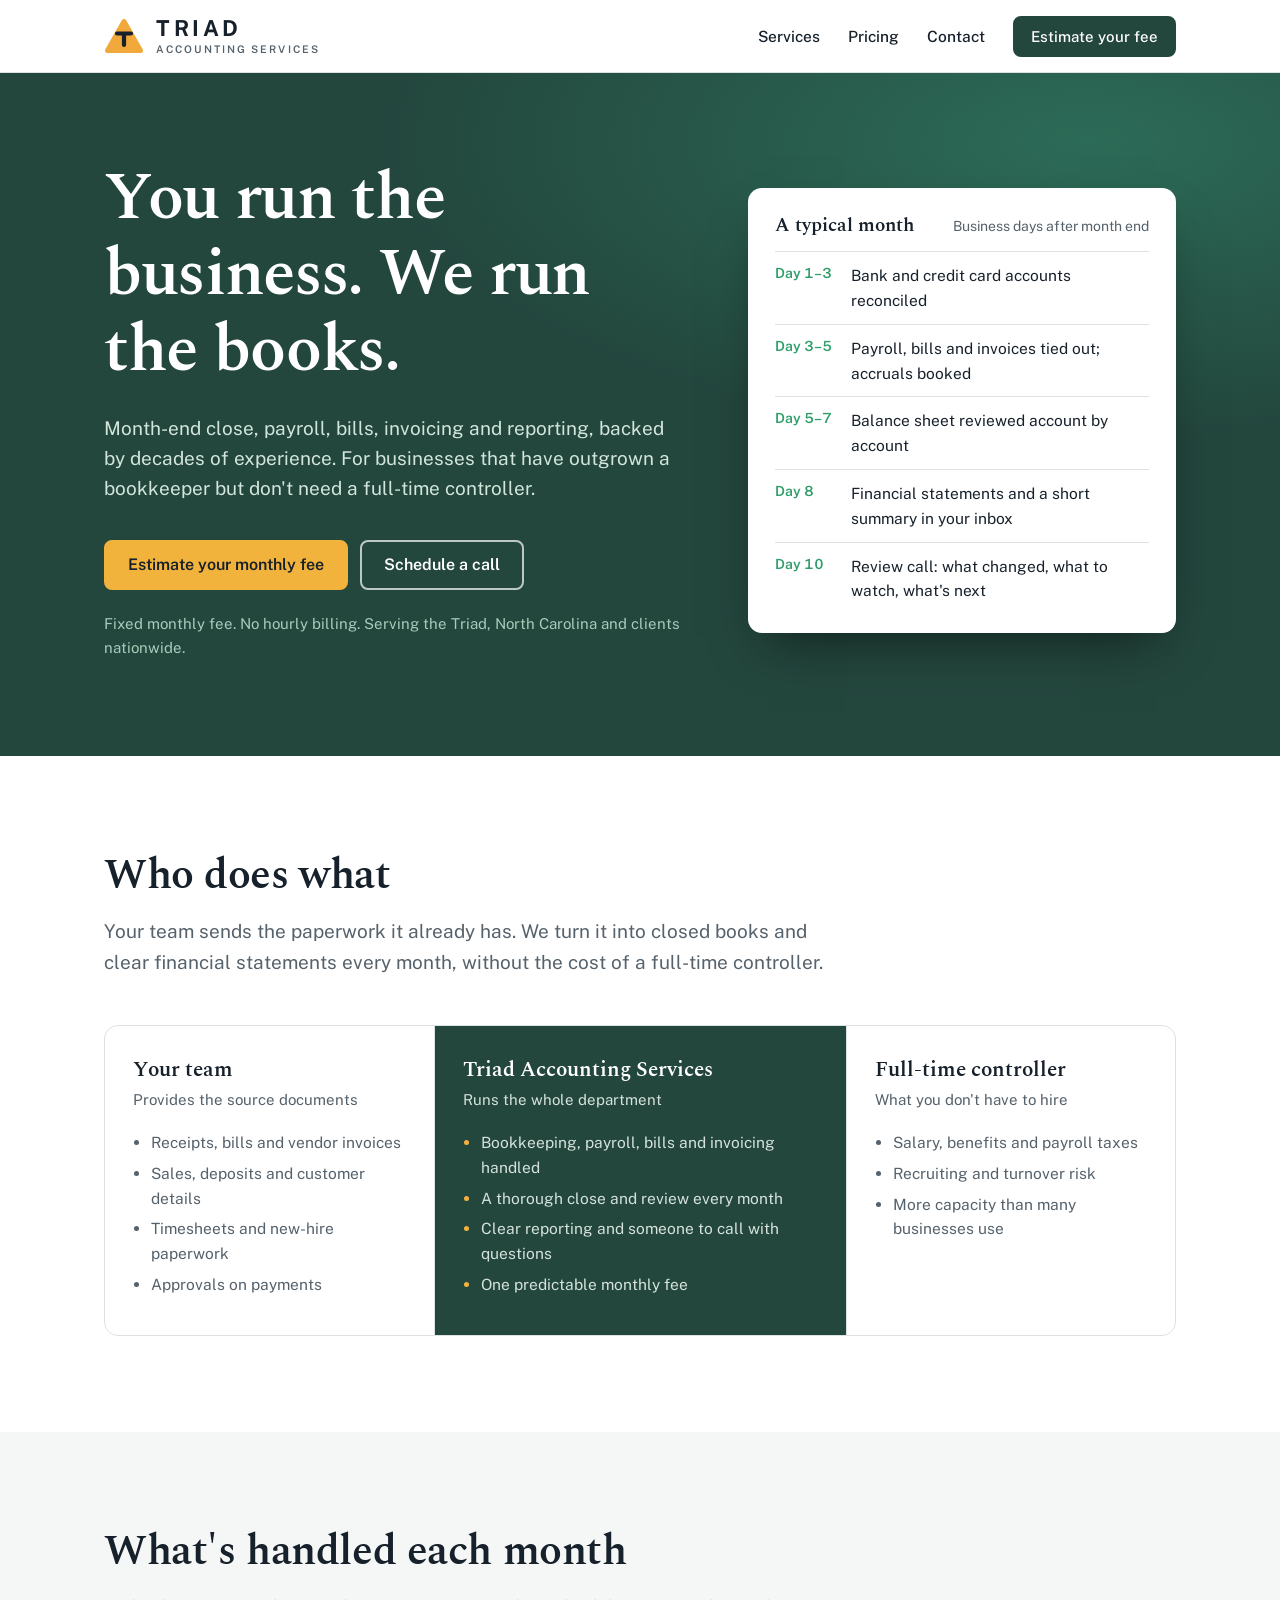
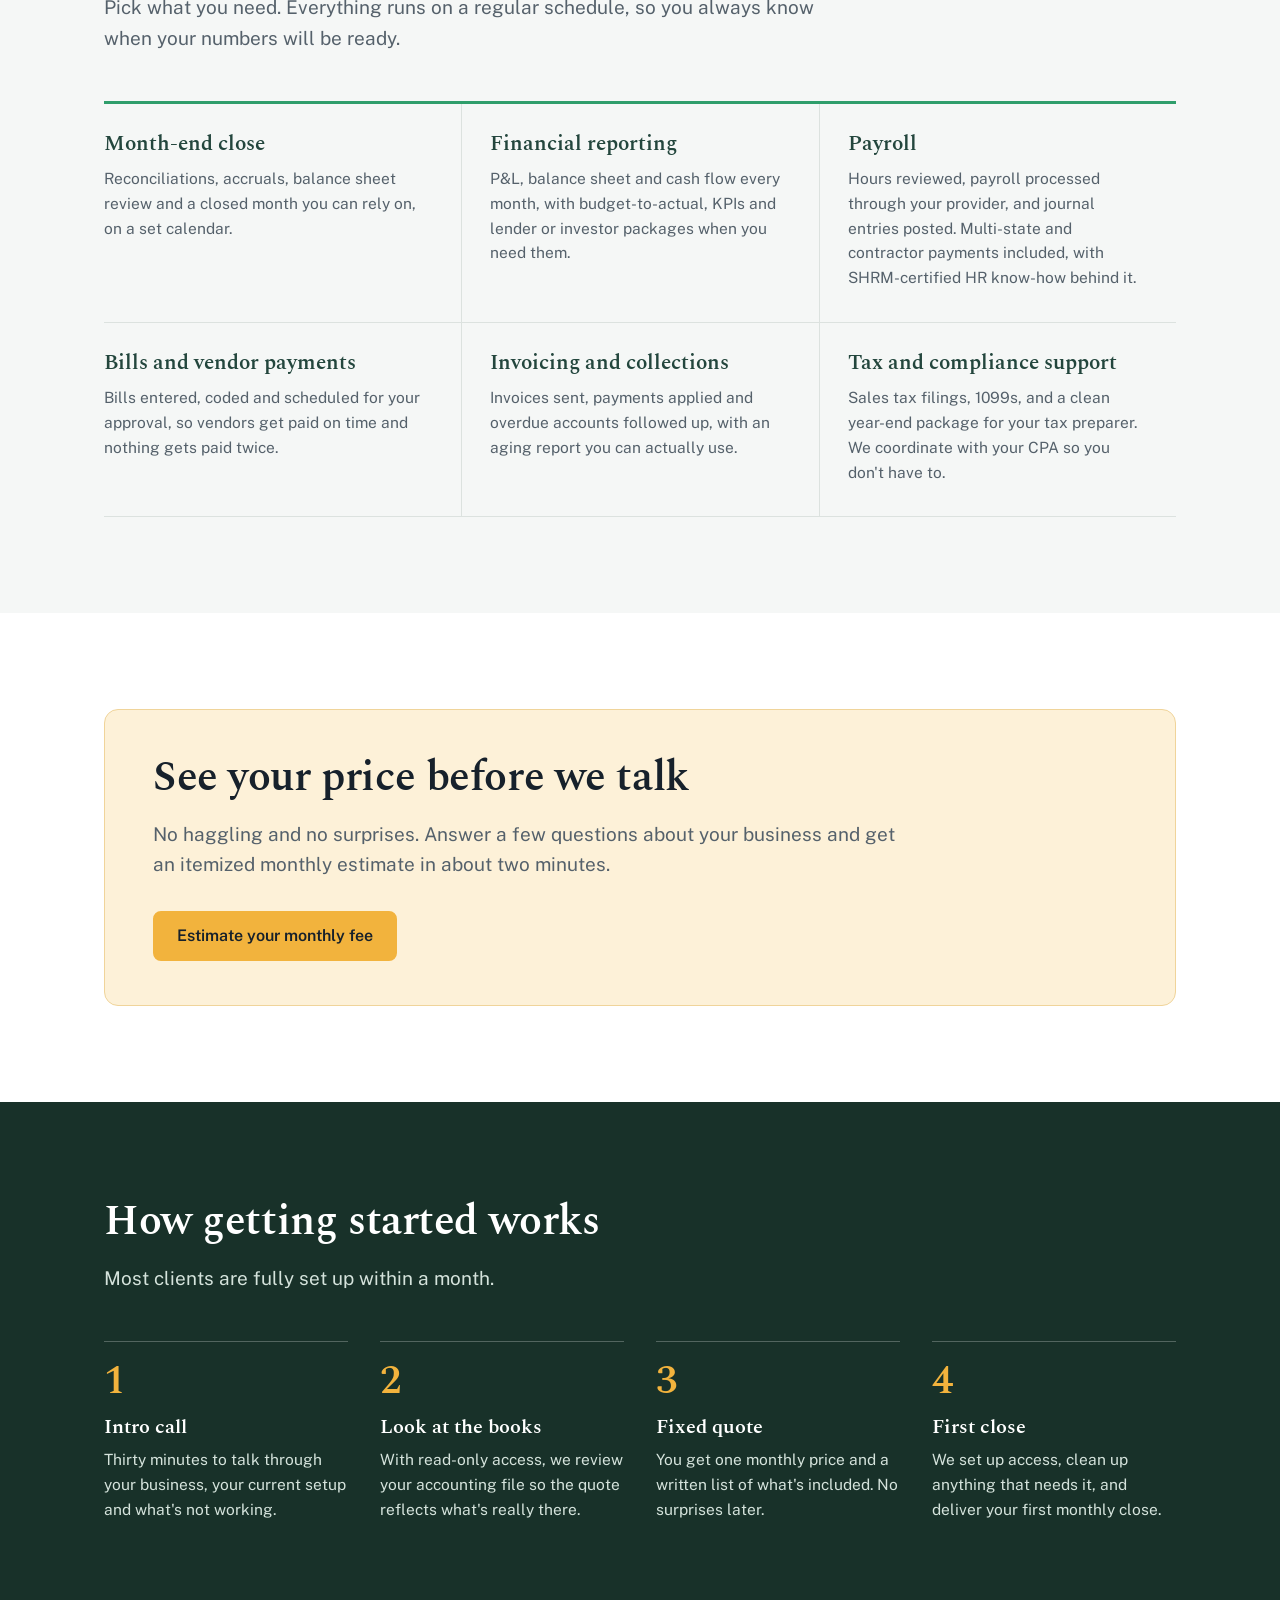
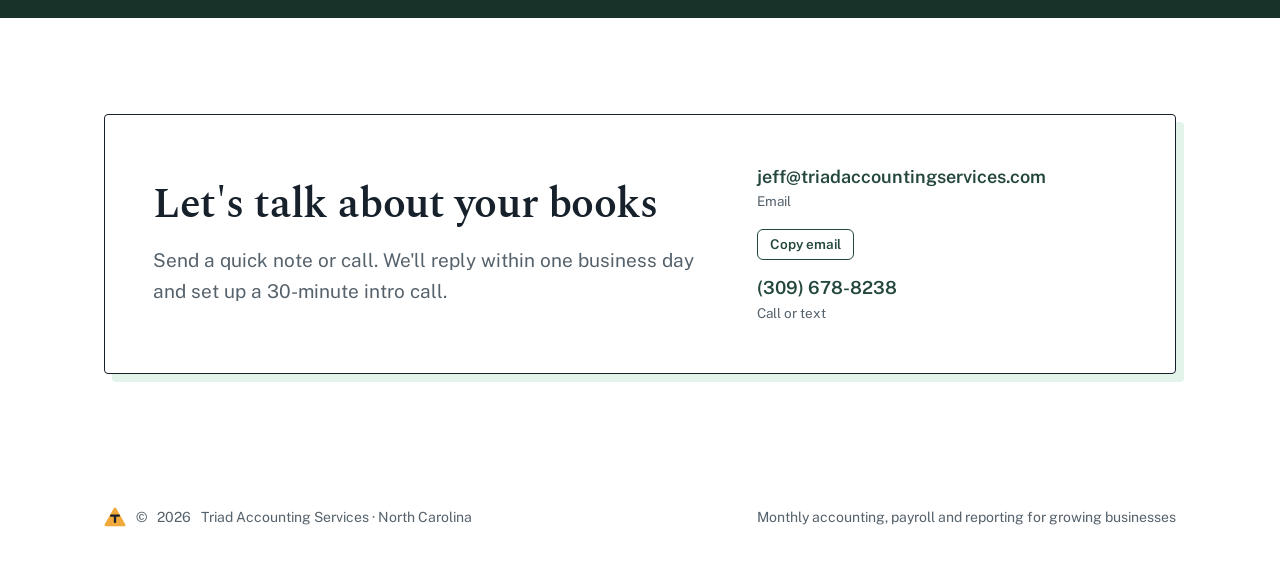
<file: index.html>
<!doctype html>
<html lang="en">
<head>
<meta charset="utf-8">
<meta name="viewport" content="width=device-width, initial-scale=1">
<title>Triad Accounting Services | Your outsourced accounting department</title>
<meta name="description" content="Monthly accounting for growing businesses in the North Carolina Triad and beyond: month-end close, payroll, bills, invoicing and reporting for a fixed monthly fee.">
<link rel="icon" href="favicon.svg" type="image/svg+xml">
<link rel="preconnect" href="https://fonts.googleapis.com">
<link rel="preconnect" href="https://fonts.gstatic.com" crossorigin>
<link href="https://fonts.googleapis.com/css2?family=Public+Sans:wght@400;500;600;700&family=Spectral:wght@500;600;700&display=swap" rel="stylesheet">
<link rel="stylesheet" href="styles.css">
</head>
<body>

<header>
  <div class="wrap nav">
    <a class="brand" href="index.html" aria-label="Triad Accounting Services home">
      <img class="brand-mark" src="img/logo-mark.svg" width="40" height="36" alt="">
      <span class="brand-name">Triad<small>Accounting Services</small></span>
    </a>
    <nav class="nav-links" aria-label="Main">
      <a href="index.html#services">Services</a>
      <a href="pricing.html">Pricing</a>
      <a href="index.html#contact">Contact</a>
      <a class="btn btn-primary" href="pricing.html">Estimate your fee</a>
    </nav>
  </div>
</header>

<main id="top">

<section class="hero">
  <div class="wrap hero-grid">
    <div>
      <h1>You run the business. We run the books.</h1>
      <p class="lede">Month-end close, payroll, bills, invoicing and reporting, backed by decades of experience. For businesses that have outgrown a bookkeeper but don't need a full-time controller.</p>
      <div class="hero-ctas">
        <a class="btn btn-amber" href="pricing.html">Estimate your monthly fee</a>
        <a class="btn btn-light" href="#contact">Schedule a call</a>
      </div>
      <p class="hero-note">Fixed monthly fee. No hourly billing. Serving the Triad, North Carolina and clients nationwide.</p>
    </div>
    <aside class="month" aria-label="A typical month">
      <div class="month-head"><h3>A typical month</h3><span>Business days after month end</span></div>
      <ol>
        <li><b>Day 1–3</b><span>Bank and credit card accounts reconciled</span></li>
        <li><b>Day 3–5</b><span>Payroll, bills and invoices tied out; accruals booked</span></li>
        <li><b>Day 5–7</b><span>Balance sheet reviewed account by account</span></li>
        <li><b>Day 8</b><span>Financial statements and a short summary in your inbox</span></li>
        <li><b>Day 10</b><span>Review call: what changed, what to watch, what's next</span></li>
      </ol>
    </aside>
  </div>
</section>

<section id="fit">
  <div class="wrap">
    <h2>Who does what</h2>
    <p class="lede" style="margin-top:16px">Your team sends the paperwork it already has. We turn it into closed books and clear financial statements every month, without the cost of a full-time controller.</p>
    <div class="fit-grid">
      <div class="fit">
        <h3>Your team</h3>
        <p class="sub">Provides the source documents</p>
        <ul><li>Receipts, bills and vendor invoices</li><li>Sales, deposits and customer details</li><li>Timesheets and new-hire paperwork</li><li>Approvals on payments</li></ul>
      </div>
      <div class="fit us">
        <h3>Triad Accounting Services</h3>
        <p class="sub">Runs the whole department</p>
        <ul><li>Bookkeeping, payroll, bills and invoicing handled</li><li>A thorough close and review every month</li><li>Clear reporting and someone to call with questions</li><li>One predictable monthly fee</li></ul>
      </div>
      <div class="fit">
        <h3>Full-time controller</h3>
        <p class="sub">What you don't have to hire</p>
        <ul><li>Salary, benefits and payroll taxes</li><li>Recruiting and turnover risk</li><li>More capacity than many businesses use</li></ul>
      </div>
    </div>
  </div>
</section>

<section id="services" class="services">
  <div class="wrap">
    <h2>What's handled each month</h2>
    <p class="lede" style="margin-top:16px">Pick what you need. Everything runs on a regular schedule, so you always know when your numbers will be ready.</p>
    <div class="svc-grid">
      <div class="svc"><h3>Month-end close</h3><p>Reconciliations, accruals, balance sheet review and a closed month you can rely on, on a set calendar.</p></div>
      <div class="svc"><h3>Financial reporting</h3><p>P&amp;L, balance sheet and cash flow every month, with budget-to-actual, KPIs and lender or investor packages when you need them.</p></div>
      <div class="svc"><h3>Payroll</h3><p>Hours reviewed, payroll processed through your provider, and journal entries posted. Multi-state and contractor payments included, with SHRM-certified HR know-how behind it.</p></div>
      <div class="svc"><h3>Bills and vendor payments</h3><p>Bills entered, coded and scheduled for your approval, so vendors get paid on time and nothing gets paid twice.</p></div>
      <div class="svc"><h3>Invoicing and collections</h3><p>Invoices sent, payments applied and overdue accounts followed up, with an aging report you can actually use.</p></div>
      <div class="svc"><h3>Tax and compliance support</h3><p>Sales tax filings, 1099s, and a clean year-end package for your tax preparer. We coordinate with your CPA so you don't have to.</p></div>
    </div>
  </div>
</section>

<section class="price-teaser">
  <div class="wrap"><div class="teaser-box">
    <div>
      <h2>See your price before we talk</h2>
      <p class="lede" style="margin-top:16px">No haggling and no surprises. Answer a few questions about your business and get an itemized monthly estimate in about two minutes.</p>
    </div>
    <a class="btn btn-amber" href="pricing.html">Estimate your monthly fee</a>
  </div></div>
</section>

<section class="steps">
  <div class="wrap">
    <h2>How getting started works</h2>
    <p class="lede" style="margin-top:16px">Most clients are fully set up within a month.</p>
    <ol class="step-list">
      <li><h3>Intro call</h3><p>Thirty minutes to talk through your business, your current setup and what's not working.</p></li>
      <li><h3>Look at the books</h3><p>With read-only access, we review your accounting file so the quote reflects what's really there.</p></li>
      <li><h3>Fixed quote</h3><p>You get one monthly price and a written list of what's included. No surprises later.</p></li>
      <li><h3>First close</h3><p>We set up access, clean up anything that needs it, and deliver your first monthly close.</p></li>
    </ol>
  </div>
</section>

<section id="contact">
  <div class="wrap">
    <div class="contact-box">
      <div>
        <h2>Let's talk about your books</h2>
        <p class="lede" style="margin-top:16px">Send a quick note or call. We'll reply within one business day and set up a 30-minute intro call.</p>
      </div>
      <div class="contact-links">
        <div class="email-row">
          <a href="mailto:jeff@triadaccountingservices.com">jeff@triadaccountingservices.com<span>Email</span></a>
          <button type="button" class="copy-email" aria-live="polite" data-email="jeff@triadaccountingservices.com">Copy email</button>
        </div>
        <a href="tel:+13096788238">(309) 678-8238<span>Call or text</span></a>
      </div>
    </div>
  </div>
</section>

</main>

<footer>
  <div class="wrap">
    <span class="foot-brand"><img src="img/logo-mark.svg" width="22" height="20" alt="">© <span id="yr">2026</span> Triad Accounting Services · North Carolina</span>
    <span>Monthly accounting, payroll and reporting for growing businesses</span>
  </div>
</footer>

<script>document.getElementById("yr").textContent=new Date().getFullYear();</script>
<script src="copy-email.js"></script>
</body>
</html>
</file>
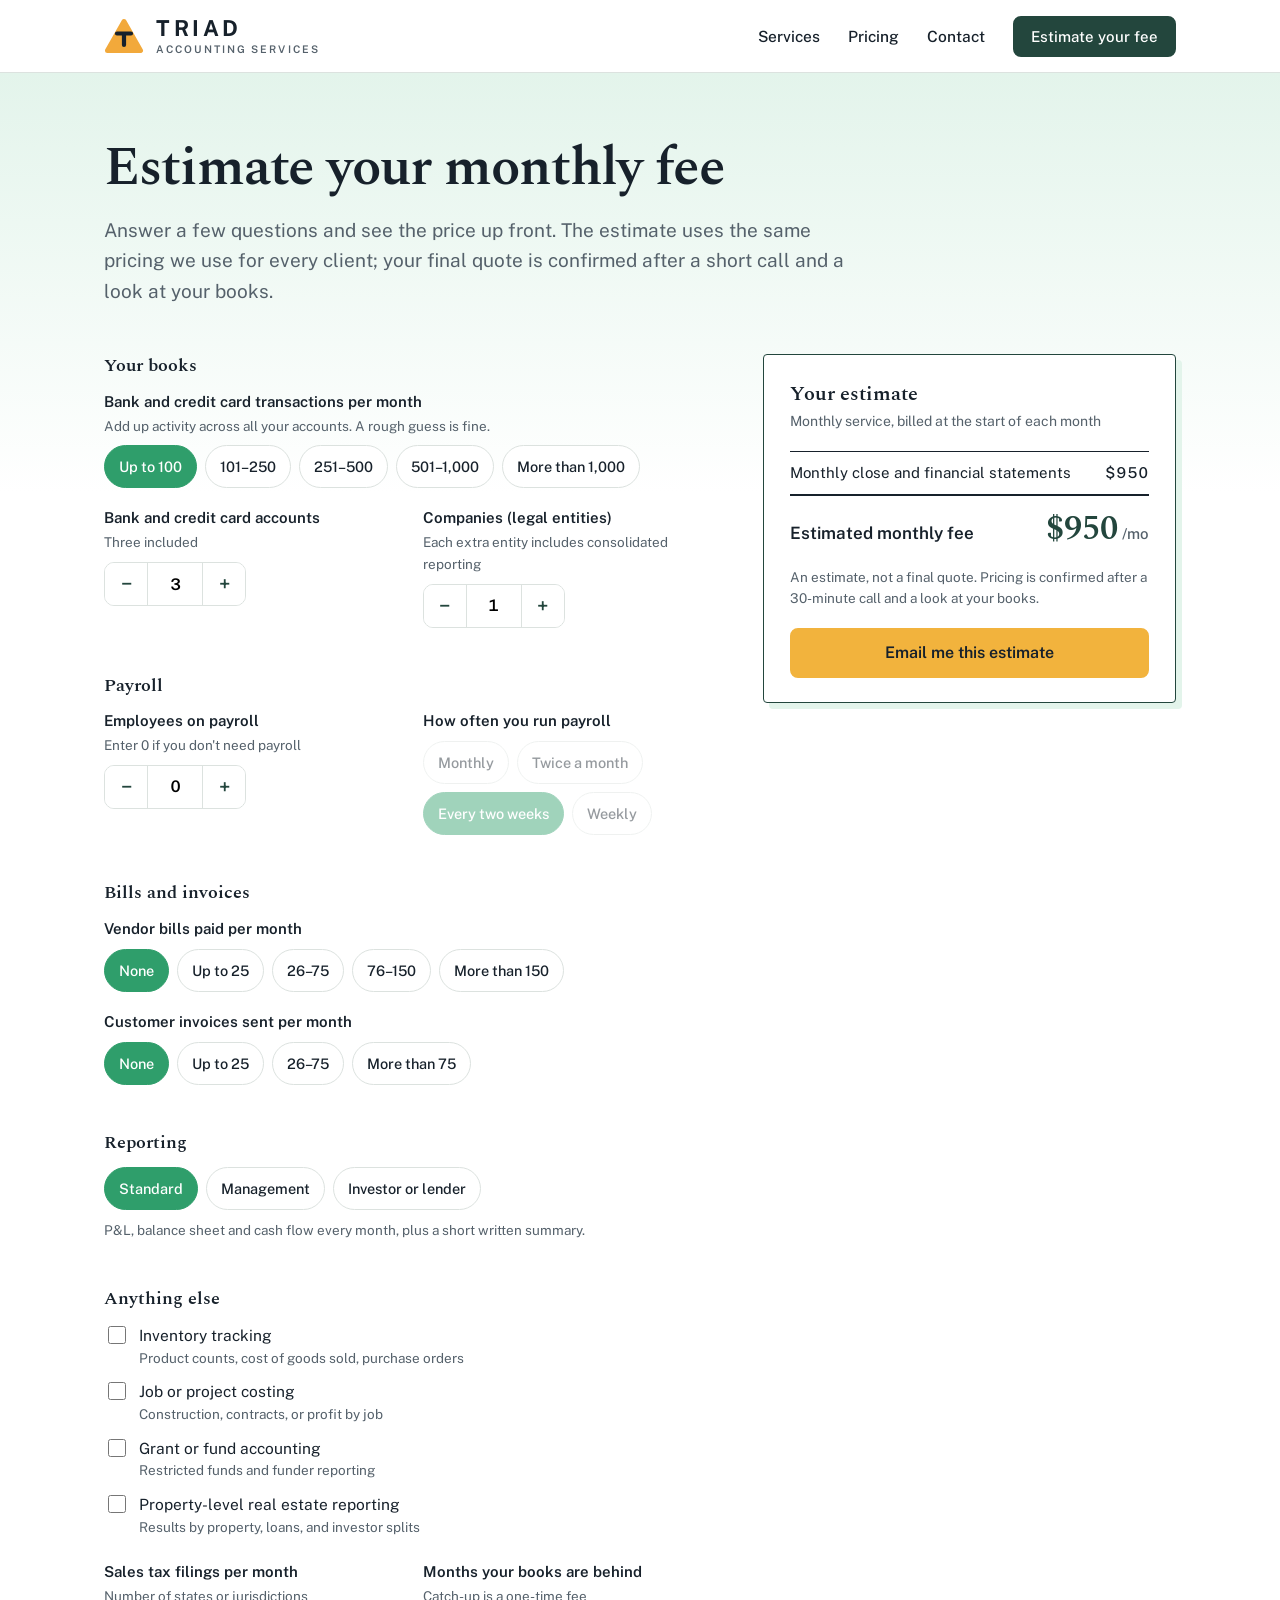
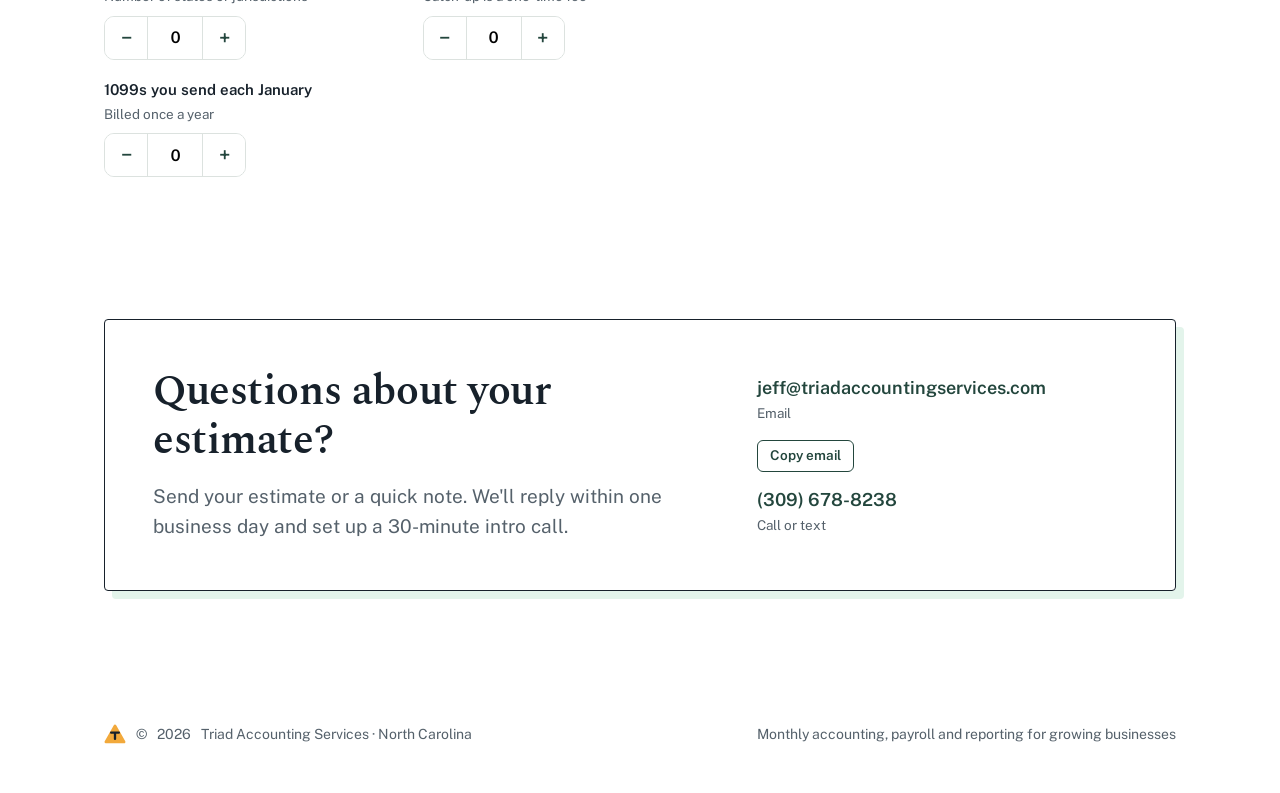
<file: pricing.html>
<!doctype html>
<html lang="en">
<head>
<meta charset="utf-8">
<meta name="viewport" content="width=device-width, initial-scale=1">
<title>Pricing estimate | Triad Accounting Services</title>
<meta name="description" content="Estimate your fixed monthly fee for outsourced accounting, payroll and reporting from Triad Accounting Services.">
<link rel="icon" href="favicon.svg" type="image/svg+xml">
<link rel="preconnect" href="https://fonts.googleapis.com">
<link rel="preconnect" href="https://fonts.gstatic.com" crossorigin>
<link href="https://fonts.googleapis.com/css2?family=Public+Sans:wght@400;500;600;700&family=Spectral:wght@500;600;700&display=swap" rel="stylesheet">
<link rel="stylesheet" href="styles.css">
</head>
<body>

<header>
  <div class="wrap nav">
    <a class="brand" href="index.html" aria-label="Triad Accounting Services home">
      <img class="brand-mark" src="img/logo-mark.svg" width="40" height="36" alt="">
      <span class="brand-name">Triad<small>Accounting Services</small></span>
    </a>
    <nav class="nav-links" aria-label="Main">
      <a href="index.html#services">Services</a>
      <a href="pricing.html">Pricing</a>
      <a href="index.html#contact">Contact</a>
      <a class="btn btn-primary" href="pricing.html">Estimate your fee</a>
    </nav>
  </div>
</header>

<main id="top">
<section id="pricing" class="pricing-page">
  <div class="wrap">
    <div class="calc-head">
      <div>
        <h1 class="page-title">Estimate your monthly fee</h1>
        <p class="lede" style="margin-top:16px">Answer a few questions and see the price up front. The estimate uses the same pricing we use for every client; your final quote is confirmed after a short call and a look at your books.</p>
      </div>
    </div>

    <form class="calc" id="calc" onsubmit="return false" aria-describedby="calc-note">
      <div>
        <fieldset>
          <legend>Your books</legend>
          <div class="field">
            <span class="label" id="tx-label">Bank and credit card transactions per month<span class="hint">Add up activity across all your accounts. A rough guess is fine.</span></span>
            <div class="seg" role="radiogroup" aria-labelledby="tx-label" data-name="tx"></div>
          </div>
          <div class="row2">
            <div class="field">
              <label for="accounts">Bank and credit card accounts<span class="hint">Three included</span></label>
              <div class="stepper"><button type="button" data-step="-1" data-for="accounts" aria-label="Fewer accounts">−</button><input id="accounts" type="number" min="1" max="40" value="3" inputmode="numeric"><button type="button" data-step="1" data-for="accounts" aria-label="More accounts">+</button></div>
            </div>
            <div class="field">
              <label for="entities">Companies (legal entities)<span class="hint">Each extra entity includes consolidated reporting</span></label>
              <div class="stepper"><button type="button" data-step="-1" data-for="entities" aria-label="Fewer entities">−</button><input id="entities" type="number" min="1" max="25" value="1" inputmode="numeric"><button type="button" data-step="1" data-for="entities" aria-label="More entities">+</button></div>
            </div>
          </div>
        </fieldset>

        <fieldset>
          <legend>Payroll</legend>
          <div class="row2">
            <div class="field">
              <label for="employees">Employees on payroll<span class="hint">Enter 0 if you don't need payroll</span></label>
              <div class="stepper"><button type="button" data-step="-1" data-for="employees" aria-label="Fewer employees">−</button><input id="employees" type="number" min="0" max="200" value="0" inputmode="numeric"><button type="button" data-step="1" data-for="employees" aria-label="More employees">+</button></div>
            </div>
            <div class="field">
              <span class="label" id="freq-label">How often you run payroll</span>
              <div class="seg" role="radiogroup" aria-labelledby="freq-label" data-name="freq"></div>
            </div>
          </div>
        </fieldset>

        <fieldset>
          <legend>Bills and invoices</legend>
          <div class="field">
            <span class="label" id="ap-label">Vendor bills paid per month</span>
            <div class="seg" role="radiogroup" aria-labelledby="ap-label" data-name="ap"></div>
          </div>
          <div class="field">
            <span class="label" id="ar-label">Customer invoices sent per month</span>
            <div class="seg" role="radiogroup" aria-labelledby="ar-label" data-name="ar"></div>
          </div>
        </fieldset>

        <fieldset>
          <legend>Reporting</legend>
          <div class="field">
            <div class="seg" role="radiogroup" aria-label="Reporting level" data-name="report"></div>
            <span class="hint" id="report-hint" style="margin-top:10px;display:block"></span>
          </div>
        </fieldset>

        <fieldset>
          <legend>Anything else</legend>
          <div class="checks">
            <label class="check"><input type="checkbox" id="special-inventory"><span>Inventory tracking<small>Product counts, cost of goods sold, purchase orders</small></span></label>
            <label class="check"><input type="checkbox" id="special-jobs"><span>Job or project costing<small>Construction, contracts, or profit by job</small></span></label>
            <label class="check"><input type="checkbox" id="special-grants"><span>Grant or fund accounting<small>Restricted funds and funder reporting</small></span></label>
            <label class="check"><input type="checkbox" id="special-property"><span>Property-level real estate reporting<small>Results by property, loans, and investor splits</small></span></label>
          </div>
          <div class="row2" style="margin-top:22px">
            <div class="field">
              <label for="salestax">Sales tax filings per month<span class="hint">Number of states or jurisdictions</span></label>
              <div class="stepper"><button type="button" data-step="-1" data-for="salestax" aria-label="Fewer filings">−</button><input id="salestax" type="number" min="0" max="20" value="0" inputmode="numeric"><button type="button" data-step="1" data-for="salestax" aria-label="More filings">+</button></div>
            </div>
            <div class="field">
              <label for="behind">Months your books are behind<span class="hint">Catch-up is a one-time fee</span></label>
              <div class="stepper"><button type="button" data-step="-1" data-for="behind" aria-label="Fewer months">−</button><input id="behind" type="number" min="0" max="36" value="0" inputmode="numeric"><button type="button" data-step="1" data-for="behind" aria-label="More months">+</button></div>
            </div>
          </div>
          <div class="field">
            <label for="forms1099">1099s you send each January<span class="hint">Billed once a year</span></label>
            <div class="stepper"><button type="button" data-step="-1" data-for="forms1099" aria-label="Fewer 1099s">−</button><input id="forms1099" type="number" min="0" max="200" value="0" inputmode="numeric"><button type="button" data-step="1" data-for="forms1099" aria-label="More 1099s">+</button></div>
          </div>
        </fieldset>
      </div>

      <aside class="statement" aria-live="polite">
        <h3>Your estimate</h3>
        <p class="for">Monthly service, billed at the start of each month</p>
        <ul class="lines" id="lines"></ul>
        <div class="total"><span>Estimated monthly fee</span><span><output id="total">$0</output> <small>/mo</small></span></div>
        <div class="extra" id="extra"></div>
        <div class="custom-note" id="custom-note">Your volume is above what this calculator prices. Let's set up a quick call and we'll put together a custom quote.</div>
        <p class="fine" id="calc-note">An estimate, not a final quote. Pricing is confirmed after a 30-minute call and a look at your books.</p>
        <a class="btn btn-amber" id="send-estimate" href="#contact">Email me this estimate</a>
      </aside>
    </form>
  </div>
</section>

<section id="contact" style="padding-top:0">
  <div class="wrap">
    <div class="contact-box">
      <div>
        <h2>Questions about your estimate?</h2>
        <p class="lede" style="margin-top:16px">Send your estimate or a quick note. We'll reply within one business day and set up a 30-minute intro call.</p>
      </div>
      <div class="contact-links">
        <div class="email-row">
          <a href="mailto:jeff@triadaccountingservices.com">jeff@triadaccountingservices.com<span>Email</span></a>
          <button type="button" class="copy-email" aria-live="polite" data-email="jeff@triadaccountingservices.com">Copy email</button>
        </div>
        <a href="tel:+13096788238">(309) 678-8238<span>Call or text</span></a>
      </div>
    </div>
  </div>
</section>
</main>

<footer>
  <div class="wrap">
    <span class="foot-brand"><img src="img/logo-mark.svg" width="22" height="20" alt="">© <span id="yr">2026</span> Triad Accounting Services · North Carolina</span>
    <span>Monthly accounting, payroll and reporting for growing businesses</span>
  </div>
</footer>

<script>
/* ===== PRICING: edit these numbers to change the calculator ===== */
const PRICING = {
  base: 950,                 // monthly close, financials, up to 3 accounts, 1 entity
  includedAccounts: 3,
  perExtraAccount: 40,
  perExtraEntity: 450,
  tx:   [ {label:"Up to 100", add:0}, {label:"101–250", add:350}, {label:"251–500", add:750}, {label:"501–1,000", add:1400}, {label:"More than 1,000", add:null} ],
  payrollBase: 150, payrollPerEmployee: 12,
  freq: [ {label:"Monthly", add:0}, {label:"Twice a month", add:0}, {label:"Every two weeks", add:0}, {label:"Weekly", add:100} ],
  ap:   [ {label:"None", add:0}, {label:"Up to 25", add:250}, {label:"26–75", add:500}, {label:"76–150", add:900}, {label:"More than 150", add:null} ],
  ar:   [ {label:"None", add:0}, {label:"Up to 25", add:200}, {label:"26–75", add:400}, {label:"More than 75", add:700} ],
  report: [
    {label:"Standard", add:0,   hint:"P&L, balance sheet and cash flow every month, plus a short written summary."},
    {label:"Management", add:350, hint:"Standard, plus budget-to-actual, a KPI dashboard and a monthly review meeting."},
    {label:"Investor or lender", add:650, hint:"Management, plus board, investor or lender packages, covenant tracking and a rolling forecast."}
  ],
  special: { inventory:250, jobs:250, grants:300, property:250 },
  perSalesTaxFiling: 60,
  annual1099Base: 250, per1099: 12,
  catchUpPerMonth: 275,
  maxEmployees: 75           // above this, show "let's talk"
};
/* ================================================================= */

const $ = id => document.getElementById(id);
const money = n => "$" + Math.round(n).toLocaleString("en-US");
const defaults = {tx:0, freq:2, ap:0, ar:0, report:0};

document.querySelectorAll(".seg[data-name]").forEach(seg=>{
  const name = seg.dataset.name;
  PRICING[name].forEach((opt,i)=>{
    const id = name+"-"+i;
    seg.insertAdjacentHTML("beforeend",
      `<input type="radio" name="${name}" id="${id}" value="${i}" ${i===defaults[name]?"checked":""}><label for="${id}">${opt.label}</label>`);
  });
});

document.querySelectorAll(".stepper button").forEach(b=>{
  b.addEventListener("click",()=>{
    const inp = $(b.dataset.for);
    const v = clamp(inp, (parseInt(inp.value,10)||0) + parseInt(b.dataset.step,10));
    inp.value = v; calc();
  });
});
function clamp(inp,v){ return Math.max(+inp.min, Math.min(+inp.max, v)); }
const sel = name => +document.querySelector(`input[name="${name}"]:checked`).value;
const num = id => { const el=$(id); const v=clamp(el, parseInt(el.value,10)||0); return v; };

function calc(){
  const P = PRICING, lines = [];
  let total = P.base, custom = false;
  lines.push(["Monthly close and financial statements", P.base]);

  const tx = P.tx[sel("tx")];
  if (tx.add === null) custom = true; else if (tx.add) { lines.push([`Transaction volume (${tx.label})`, tx.add]); total += tx.add; }

  const accts = num("accounts"), extraA = Math.max(0, accts - P.includedAccounts);
  if (extraA) { const c = extraA*P.perExtraAccount; lines.push([`${extraA} additional account${extraA>1?"s":""}`, c]); total += c; }

  const ents = num("entities"), extraE = Math.max(0, ents-1);
  if (extraE) { const c = extraE*P.perExtraEntity; lines.push([`${extraE} additional entit${extraE>1?"ies":"y"} and consolidation`, c]); total += c; }

  const emp = num("employees");
  document.querySelector('.seg[data-name="freq"]').style.opacity = emp ? 1 : .45;
  if (emp) {
    if (emp > P.maxEmployees) custom = true;
    const f = P.freq[sel("freq")];
    const c = P.payrollBase + emp*P.payrollPerEmployee + f.add;
    lines.push([`Payroll, ${emp} employee${emp>1?"s":""} (${f.label.toLowerCase()})`, c]); total += c;
  }

  const ap = P.ap[sel("ap")];
  if (ap.add === null) custom = true; else if (ap.add) { lines.push([`Bill pay (${ap.label.toLowerCase()} bills)`, ap.add]); total += ap.add; }
  const ar = P.ar[sel("ar")];
  if (ar.add) { lines.push([`Invoicing and collections (${ar.label.toLowerCase()})`, ar.add]); total += ar.add; }

  const rp = P.report[sel("report")];
  $("report-hint").textContent = rp.hint;
  if (rp.add) { lines.push([`${rp.label} reporting`, rp.add]); total += rp.add; }

  const specials = {inventory:"Inventory tracking", jobs:"Job costing", grants:"Grant or fund accounting", property:"Property-level reporting"};
  for (const k in specials) if ($("special-"+k).checked) { lines.push([specials[k], P.special[k]]); total += P.special[k]; }

  const st = num("salestax");
  if (st) { const c = st*P.perSalesTaxFiling; lines.push([`Sales tax filings (${st})`, c]); total += c; }

  $("lines").innerHTML = lines.map((l,i)=>`<li${i===0?' class="first"':''}><span>${l[0]}</span><span>${money(l[1])}</span></li>`).join("");
  $("total").textContent = custom ? "Custom" : money(total);
  $("custom-note").classList.toggle("show", custom);

  const extras = [];
  const n1099 = num("forms1099");
  if (n1099) extras.push(["1099 preparation (once a year)", money(P.annual1099Base + n1099*P.per1099)]);
  const behind = num("behind");
  if (behind) extras.push([`Catch-up, ${behind} month${behind>1?"s":""} (one time)`, money(behind*P.catchUpPerMonth)]);
  $("extra").innerHTML = extras.map(e=>`<div><span>${e[0]}</span><span>${e[1]}</span></div>`).join("");
  $("extra").style.display = extras.length ? "block" : "none";

  const body = ["Hi Jeff,", "", "I used the calculator on your site. Here's my estimate:", "",
    ...lines.map(l=>`- ${l[0]}: ${money(l[1])}`),
    `Estimated monthly fee: ${custom ? "custom quote needed" : money(total)}`,
    ...extras.map(e=>`- ${e[0]}: ${e[1]}`), "",
    "My business:", "Best way to reach me:", ""].join("\n");
  $("send-estimate").href = "mailto:jeff@triadaccountingservices.com?subject=" +
    encodeURIComponent("Estimate from your website") + "&body=" + encodeURIComponent(body);
}

$("calc").addEventListener("input", calc);
$("calc").addEventListener("change", e=>{ if(e.target.type==="number"){ e.target.value = num(e.target.id); } calc(); });
$("yr").textContent = new Date().getFullYear();
calc();
</script>
<script src="copy-email.js"></script>
</body>
</html>
</file>
<file: styles.css>
:root{
  --ink:#17212B; --pine:#23463D; --pine-deep:#183129; --sage:#E8EFEB; --sage-line:#C9D8D0;
  --paper:#FFFFFF; --mist:#F5F7F6; --muted:#55616B; --rule:#DCE2DF; --gold:#B8862B;
  --leaf:#2F9E6B; --leaf-tint:#E3F4EB; --amber:#F2B33D; --amber-deep:#D9961F; --amber-tint:#FDF1D8;
  --serif:"Spectral", Georgia, serif; --sans:"Public Sans", system-ui, -apple-system, Segoe UI, sans-serif;
  --wrap:1120px;
}
*{box-sizing:border-box}
html{scroll-behavior:smooth}
@media (prefers-reduced-motion:reduce){html{scroll-behavior:auto}}
body{margin:0;background:var(--paper);color:var(--ink);font:400 17px/1.6 var(--sans);-webkit-font-smoothing:antialiased}
a{color:var(--pine)}
:focus-visible{outline:3px solid var(--gold);outline-offset:2px;border-radius:4px}
.wrap{max-width:var(--wrap);margin:0 auto;padding:0 24px}
h1,h2,h3{font-family:var(--serif);font-weight:600;line-height:1.15;margin:0;color:var(--ink)}
h2{font-size:clamp(30px,3.6vw,42px);letter-spacing:-.01em}
h3{font-size:22px}
p{margin:0}
.lede{color:var(--muted);font-size:19px;max-width:62ch}
section{padding:96px 0}
.btn{display:inline-flex;align-items:center;gap:8px;font:600 16px/1 var(--sans);padding:15px 22px;border-radius:8px;text-decoration:none;border:2px solid var(--pine);cursor:pointer;transition:background .15s,color .15s}
.btn-primary{background:var(--pine);color:#fff}
.btn-primary:hover{background:var(--pine-deep);border-color:var(--pine-deep)}
.btn-ghost{background:transparent;color:var(--pine)}
.btn-ghost:hover{background:var(--sage)}

/* Header */
header{position:sticky;top:0;z-index:20;background:rgba(255,255,255,.94);backdrop-filter:saturate(1.4) blur(8px);border-bottom:1px solid var(--rule)}
.nav{display:flex;align-items:center;justify-content:space-between;height:72px}
.brand{display:flex;align-items:center;gap:12px;text-decoration:none;color:var(--ink)}
.brand svg{flex:none}
.brand-name{font:600 19px/1.1 var(--serif)}
.brand-name small{display:block;font:500 12.5px/1.3 var(--sans);color:var(--muted);letter-spacing:.01em}
.nav-links{display:flex;align-items:center;gap:28px}
.nav-links a{color:var(--ink);text-decoration:none;font-weight:500;font-size:15.5px}
.nav-links a:hover{color:var(--pine)}
.nav-links .btn{padding:11px 16px;font-size:15px}
.nav-links a.btn-primary{color:#fff}
@media (max-width:860px){.nav-links a:not(.btn){display:none}}
@media (max-width:560px){.brand-name small{display:none}.brand-name{font-size:17px}.nav-links .btn{padding:10px 12px;font-size:14px;white-space:nowrap}.month-head{flex-direction:column;gap:2px}}

/* Hero */
.hero{padding:88px 0 96px;background:linear-gradient(180deg,var(--mist),#fff 70%)}
.hero-grid{display:grid;grid-template-columns:1.15fr .85fr;gap:64px;align-items:center}
.hero h1{font-size:clamp(40px,5.4vw,66px);letter-spacing:-.02em;font-weight:600}
.hero .lede{margin:24px 0 36px}
.hero-ctas{display:flex;flex-wrap:wrap;gap:12px}
.hero-note{margin-top:22px;color:var(--muted);font-size:15px}
.month{background:#fff;border:1px solid var(--rule);border-radius:14px;padding:26px 26px 18px;box-shadow:0 18px 40px -24px rgba(23,33,43,.35)}
.month-head{display:flex;justify-content:space-between;align-items:baseline;margin-bottom:14px}
.month-head h3{font-size:19px}
.month-head span{color:var(--muted);font-size:14px}
.month ol{list-style:none;margin:0;padding:0}
.month li{display:grid;grid-template-columns:64px 1fr;gap:12px;padding:11px 0;border-top:1px solid var(--rule);font-size:15.5px}
.month li b{font:600 14px/1.5 var(--sans);color:var(--pine);font-variant-numeric:tabular-nums}
@media (max-width:900px){.hero-grid{grid-template-columns:1fr;gap:48px}}

/* Fit comparison */
.fit-grid{display:grid;grid-template-columns:1fr 1.25fr 1fr;margin-top:48px;border:1px solid var(--rule);border-radius:14px;overflow:hidden}
.fit{padding:32px 28px}
.fit + .fit{border-left:1px solid var(--rule)}
.fit h3{font-size:21px;margin-bottom:6px}
.fit .sub{color:var(--muted);font-size:15px;margin-bottom:18px}
.fit ul{margin:0;padding-left:18px;color:var(--muted);font-size:15.5px}
.fit li{margin:6px 0}
.fit.us{background:var(--pine);color:#fff}
.fit.us h3{color:#fff}
.fit.us .sub,.fit.us ul{color:#D5E3DC}
@media (max-width:860px){.fit-grid{grid-template-columns:1fr}.fit + .fit{border-left:0;border-top:1px solid var(--rule)}}

/* Services */
.services{background:var(--mist)}
.svc-grid{display:grid;grid-template-columns:repeat(3,1fr);gap:0;margin-top:48px;border-top:2px solid var(--ink)}
.svc{padding:28px 28px 32px 0;border-bottom:1px solid var(--rule)}
.svc:nth-child(3n+2),.svc:nth-child(3n+3){padding-left:28px;border-left:1px solid var(--rule)}
.svc h3{font-size:21px;margin-bottom:10px}
.svc p{color:var(--muted);font-size:15.5px}
@media (max-width:860px){.svc-grid{grid-template-columns:1fr}.svc:nth-child(n){padding-left:0;border-left:0}}

/* Calculator */
.calc-head{display:flex;justify-content:space-between;align-items:end;gap:32px;flex-wrap:wrap}
.calc{display:grid;grid-template-columns:1.2fr .8fr;gap:40px;margin-top:48px;align-items:start}
.calc fieldset{border:0;margin:0 0 28px;padding:0}
.calc legend{font:600 18px/1.3 var(--serif);margin-bottom:12px;padding:0}
.field{margin-bottom:18px}
.field label,.field .label{display:block;font-weight:600;font-size:15px;margin-bottom:8px}
.field .hint{display:block;font-weight:400;color:var(--muted);font-size:13.5px;margin-top:2px}
.seg{display:flex;flex-wrap:wrap;gap:8px}
.seg input{position:absolute;opacity:0;pointer-events:none}
.seg label{margin:0;font-weight:500;font-size:14.5px;padding:9px 14px;border:1.5px solid var(--rule);border-radius:999px;cursor:pointer;background:#fff;transition:border-color .12s,background .12s}
.seg label:hover{border-color:var(--sage-line)}
.seg input:checked + label{background:var(--sage);border-color:var(--pine);color:var(--pine-deep)}
.seg input:focus-visible + label{outline:3px solid var(--gold);outline-offset:2px}
.stepper{display:inline-flex;align-items:center;border:1.5px solid var(--rule);border-radius:10px;overflow:hidden;background:#fff}
.stepper button{width:42px;height:42px;border:0;background:#fff;font:600 20px/1 var(--sans);color:var(--pine);cursor:pointer}
.stepper button:hover{background:var(--sage)}
.stepper input{width:56px;height:42px;border:0;border-left:1px solid var(--rule);border-right:1px solid var(--rule);text-align:center;font:600 16px var(--sans);font-variant-numeric:tabular-nums;-moz-appearance:textfield}
.stepper input::-webkit-outer-spin-button,.stepper input::-webkit-inner-spin-button{-webkit-appearance:none;margin:0}
.checks{display:grid;gap:10px}
.check{display:flex;gap:10px;align-items:flex-start;font-size:15.5px;cursor:pointer}
.check input{width:18px;height:18px;margin-top:3px;accent-color:var(--pine)}
.check span small{display:block;color:var(--muted);font-size:13.5px}
.row2{display:grid;grid-template-columns:1fr 1fr;gap:18px}
@media (max-width:560px){.row2{grid-template-columns:1fr}}

.statement{position:sticky;top:96px;background:#fff;border:1px solid var(--ink);border-radius:4px;padding:28px 26px 24px;box-shadow:6px 6px 0 var(--sage)}
.statement h3{font-size:20px}
.statement .for{color:var(--muted);font-size:14px;margin:4px 0 18px}
.lines{list-style:none;margin:0;padding:0;border-top:1px solid var(--ink)}
.lines li{display:flex;justify-content:space-between;gap:16px;padding:9px 0;border-bottom:1px dashed var(--rule);font-size:15px}
.lines li span:last-child{font-variant-numeric:tabular-nums;font-weight:500;white-space:nowrap}
.lines li.incl span:last-child{color:var(--muted);font-weight:400}
.total{display:flex;justify-content:space-between;align-items:baseline;padding:16px 0 4px;border-top:2px solid var(--ink);margin-top:-1px}
.total span:first-child{font-weight:600}
.total output{font:600 34px/1 var(--serif);font-variant-numeric:tabular-nums}
.total small{font:500 15px var(--sans);color:var(--muted)}
.extra{margin-top:14px;padding-top:12px;border-top:1px solid var(--rule);font-size:14.5px}
.extra div{display:flex;justify-content:space-between;padding:3px 0}
.extra div span:last-child{font-variant-numeric:tabular-nums;font-weight:500}
.custom-note{display:none;margin-top:14px;padding:12px 14px;background:var(--sage);border-radius:6px;font-size:14.5px}
.custom-note.show{display:block}
.statement .fine{color:var(--muted);font-size:13.5px;margin:16px 0 18px}
.statement .btn{width:100%;justify-content:center}
@media (max-width:900px){.calc{grid-template-columns:1fr}.statement{position:static}}

/* Steps */
.steps{background:var(--pine);color:#fff}
.steps h2{color:#fff}
.steps .lede{color:#D5E3DC}
.step-list{list-style:none;margin:48px 0 0;padding:0;display:grid;grid-template-columns:repeat(4,1fr);gap:32px;counter-reset:s}
.step-list li{counter-increment:s;border-top:1px solid rgba(255,255,255,.35);padding-top:20px}
.step-list li::before{content:counter(s);display:block;font:600 40px/1 var(--serif);color:#9FC2B2;margin-bottom:14px}
.step-list h3{color:#fff;font-size:20px;margin-bottom:8px}
.step-list p{color:#D5E3DC;font-size:15.5px}
@media (max-width:860px){.step-list{grid-template-columns:1fr 1fr}}
@media (max-width:520px){.step-list{grid-template-columns:1fr}}

/* About */
.about-grid{display:grid;grid-template-columns:.8fr 1.2fr;gap:64px;align-items:start}
.about-card{border:1px solid var(--rule);border-radius:14px;padding:28px;background:var(--mist)}
.about-card .initials{width:76px;height:76px;border-radius:50%;background:var(--pine);color:#fff;display:grid;place-items:center;font:600 28px var(--serif);margin-bottom:18px}
.about-card h3{font-size:24px}
.about-card .role{color:var(--muted);margin:4px 0 20px}
.facts{list-style:none;margin:0;padding:0}
.facts li{padding:10px 0;border-top:1px solid var(--rule);font-size:15px}
.facts li b{display:block;font-size:13.5px;color:var(--muted);font-weight:500}
.about-body p{margin-bottom:18px;font-size:18px;max-width:64ch}
.industries{display:flex;flex-wrap:wrap;gap:8px;margin-top:26px}
.industries span{font-size:14.5px;padding:7px 13px;border-radius:999px;background:var(--sage);color:var(--pine-deep)}
@media (max-width:860px){.about-grid{grid-template-columns:1fr;gap:40px}}

/* FAQ */
.faq{background:var(--mist)}
.faq-list{margin-top:40px;max-width:820px;border-top:1px solid var(--ink)}
details{border-bottom:1px solid var(--rule)}
summary{cursor:pointer;list-style:none;padding:20px 40px 20px 0;font:600 19px/1.35 var(--serif);position:relative}
summary::-webkit-details-marker{display:none}
summary::after{content:"+";position:absolute;right:6px;top:16px;font:400 26px var(--sans);color:var(--pine)}
details[open] summary::after{content:"−"}
details p{padding:0 0 22px;color:var(--muted);max-width:68ch}

/* Contact */
.contact-box{display:grid;grid-template-columns:1.2fr .8fr;gap:48px;align-items:center;border:1px solid var(--ink);border-radius:4px;padding:48px;box-shadow:8px 8px 0 var(--sage)}
.contact-links{display:grid;gap:14px}
.contact-links a{font-size:18px;font-weight:600;text-decoration:none}
.contact-links a:hover{text-decoration:underline}
.contact-links span{display:block;font-size:13.5px;color:var(--muted);font-weight:400}
@media (max-width:860px){.contact-box{grid-template-columns:1fr;padding:32px}}

footer{padding:36px 0 48px;color:var(--muted);font-size:14px}
footer .wrap{display:flex;justify-content:space-between;flex-wrap:wrap;gap:12px}

/* Industries */
.ind-grid{display:grid;grid-template-columns:repeat(4,1fr);gap:0;margin-top:48px;border-top:2px solid var(--ink)}
.ind{padding:24px 22px 26px 0;border-bottom:1px solid var(--rule)}
.ind:not(:nth-child(4n+1)){padding-left:22px;border-left:1px solid var(--rule)}
.ind h3{font-size:19px;margin-bottom:8px}
.ind p{color:var(--muted);font-size:15px}
@media (max-width:980px){.ind-grid{grid-template-columns:1fr 1fr}.ind:nth-child(n){padding-left:0;border-left:0}.ind:nth-child(2n){padding-left:22px;border-left:1px solid var(--rule)}}
@media (max-width:560px){.ind-grid{grid-template-columns:1fr}.ind:nth-child(n){padding-left:0;border-left:0}}

/* Pricing teaser */
.teaser-box{display:flex;align-items:center;justify-content:space-between;gap:32px;flex-wrap:wrap;background:var(--sage);border-radius:14px;padding:44px 48px}
@media (max-width:560px){.teaser-box{padding:32px 24px}}

/* Pricing page */
.pricing-page{padding-top:64px}
.page-title{font-size:clamp(36px,4.6vw,54px);letter-spacing:-.02em}

/* ===== Contrast pass: dark hero, bright green accent, amber calls to action ===== */
.btn-amber{background:var(--amber);border-color:var(--amber);color:var(--ink)}
.btn-amber:hover{background:var(--amber-deep);border-color:var(--amber-deep)}
.btn-light{background:transparent;border-color:rgba(255,255,255,.7);color:#fff}
.btn-light:hover{background:rgba(255,255,255,.12)}

.hero{background:radial-gradient(1200px 500px at 85% 10%,#2C6B57 0%,transparent 60%),var(--pine);color:#fff}
.hero h1{color:#fff}
.hero .lede{color:#D3E6DC}
.hero-note{color:#A9CBBB}
.month{color:var(--ink);box-shadow:0 24px 50px -20px rgba(0,0,0,.55);border-color:transparent}
.month li b{color:var(--leaf)}

.fit.us{background:var(--pine)}
.fit.us ul li::marker{color:var(--amber)}

.svc-grid{border-top:3px solid var(--leaf)}
.svc h3{color:var(--pine)}

.teaser-box{background:var(--amber-tint);border:1.5px solid #F0D49A}

.steps{background:var(--pine-deep)}
.step-list li::before{color:var(--amber)}
.step-list li{border-top-color:rgba(255,255,255,.25)}

.seg input:checked + label{background:var(--leaf);border-color:var(--leaf);color:#fff}
.statement{box-shadow:6px 6px 0 var(--leaf-tint)}
.contact-box{box-shadow:8px 8px 0 var(--leaf-tint)}
.contact-links a{color:var(--pine)}
.pricing-page{background:linear-gradient(180deg,var(--leaf-tint),#fff 420px)}
.statement{border-color:var(--pine)}
.total output{color:var(--pine)}

/* ===== Logo ===== */
.brand-mark{flex:none;display:block}
.brand-name{font:700 22px/1 var(--sans);letter-spacing:.16em;text-transform:uppercase;color:var(--ink)}
.brand-name small{margin-top:5px;font:600 10.5px/1 var(--sans);letter-spacing:.2em;color:var(--muted)}
.foot-brand{display:inline-flex;align-items:center;gap:10px}
@media (max-width:560px){.brand-name{font-size:19px}.brand-name small{display:block;font-size:8.5px;letter-spacing:.14em;white-space:nowrap}}

/* Copy email button */
.email-row{display:flex;align-items:flex-start;gap:14px;flex-wrap:wrap}
.copy-email{font:600 13.5px/1 var(--sans);color:var(--pine);background:#fff;border:1.5px solid var(--pine);border-radius:6px;padding:8px 12px;cursor:pointer;margin-top:2px;transition:background .15s,color .15s}
.copy-email:hover{background:var(--sage)}
.copy-email.copied{background:var(--leaf);border-color:var(--leaf);color:#fff}
</file>
